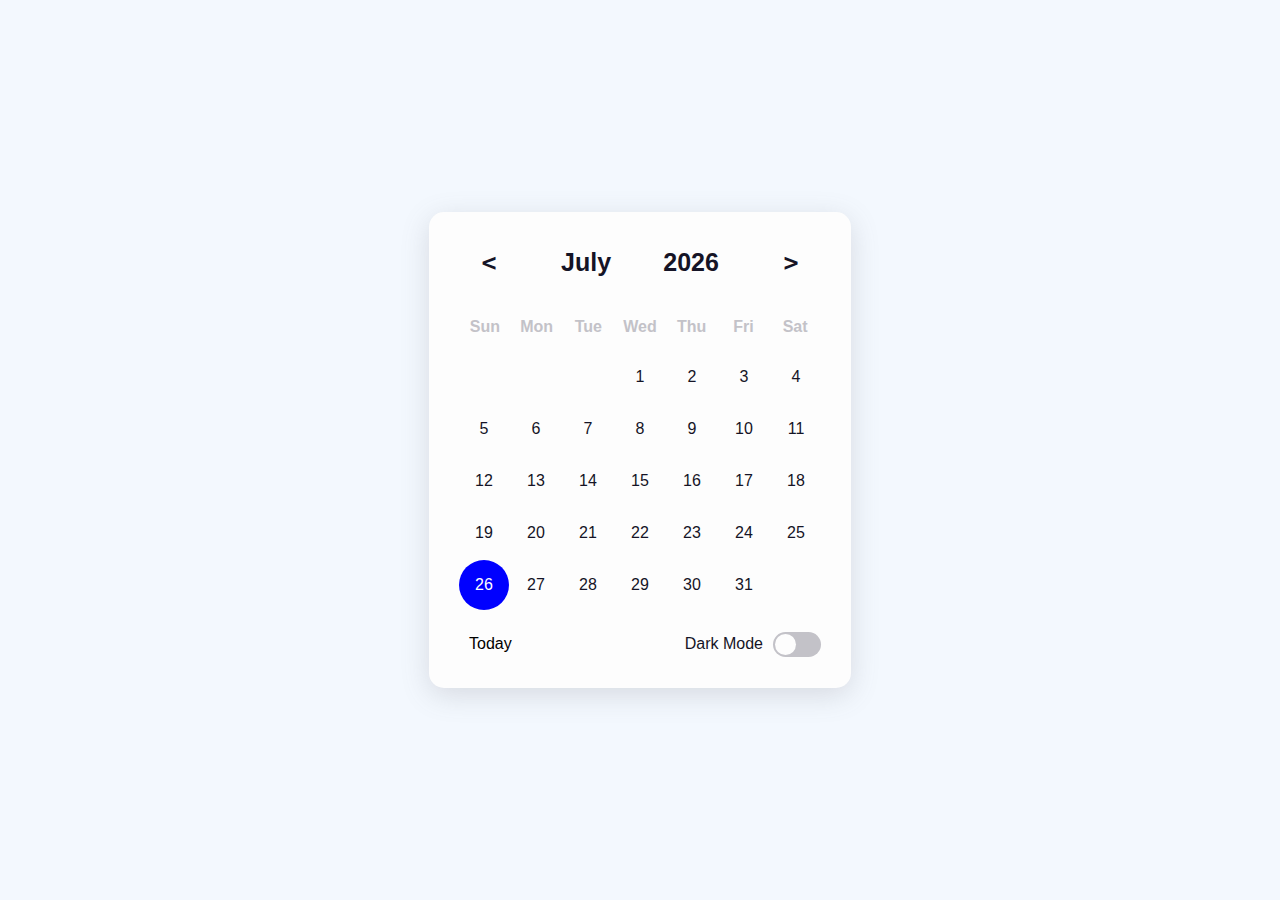
<file: index.html>
<!DOCTYPE html>
<html lang="en">
<head>
    <meta charset="UTF-8">
    <meta name="viewport" content="width=device-width, initial-scale=1.0">
    <title>Calendar</title>
    <link rel="stylesheet" href="app.css">
</head>
<body class="light">
    <div class="calendar">
        <div class="calendar-header">
            <span class="year-change" id="prev-year">
                <pre><</pre>
            </span>
            <span class="month-picker" id="month-picker">Month</span>
            <div class="year-picker">
                <span class="year" id="year">2000</span>
            </div>
            <span class="year-change" id="next-year">
                <pre>></pre>
            </span>
        </div>
        
        <div class="calendar-body">
            <div class="calendar-week-day">
                <div>Sun</div>
                <div>Mon</div>
                <div>Tue</div>
                <div>Wed</div>
                <div>Thu</div>
                <div>Fri</div>
                <div>Sat</div>
            </div>
            <div class="calendar-days">
                <!-- <div>1</div>
                <div>2</div>
                <div>3</div>
                <div>4</div>
                <div>5</div>
                <div>6</div>
                <div>7</div>
                <div>1</div>
                <div>2</div>
                <div>3</div>
                <div>4</div>
                <div>5</div>
                <div>6</div>
                <div>7</div> -->
            </div>
        </div>
        
        <div class="calendar-footer">
            <div class="year date-today" id="today-date">Today</div>
            <div class="toggle">
                <span>Dark Mode</span>
                <div class="dark-mode-switch">
                    <div class="dark-mode-switch-ident"></div>
                </div>
                
            </div>
        </div>
        
        <div class="month-list"></div>
        <div class="year-list-container">
            <div class="year-list-header">
                <span class="year-change" id="prev-years">
                    <pre><</pre>
                </span>
                <span class="year" id="current-year">Current Year</span>
                <span class="year-change" id="next-years">
                    <pre>></pre>
                </span>
            </div>
            <div class="year-list"></div>
        </div>
        
    </div>

    <script src="app.js"></script>
</body>
</html>
</file>
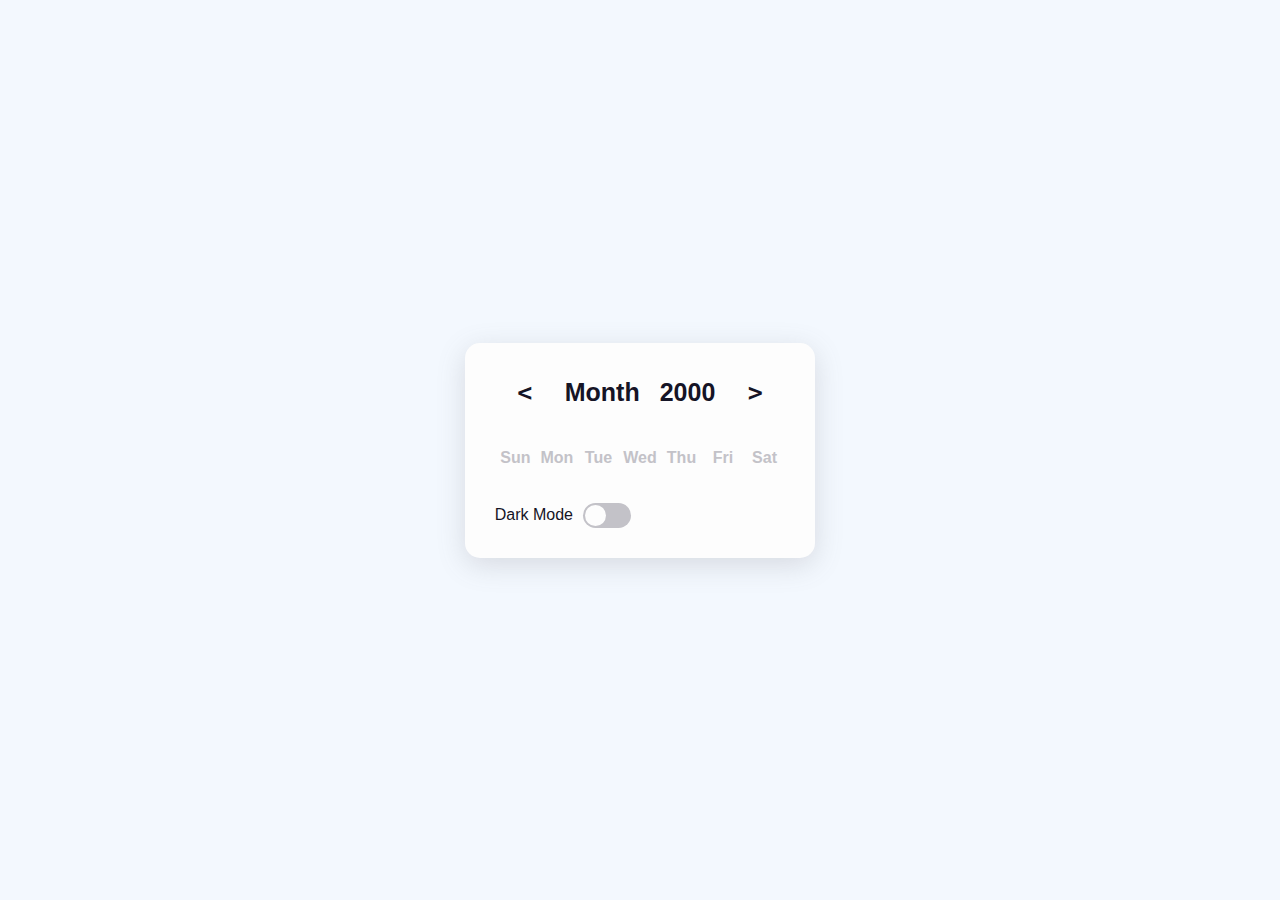
<file: test.html>
<!DOCTYPE html>
<html lang="en">
<head>
    <meta charset="UTF-8">
    <meta name="viewport" content="width=device-width, initial-scale=1.0">
    <title>Calendar</title>
    <link rel="stylesheet" href="app.css">
</head>
<body class="light">
    <div class="calendar">
        <div class="calendar-header">
            <span class="year-change" id="prev-year">
                <pre><</pre>
            </span>
            <span class="month-picker" id="month-picker">Month</span>
            <div class="year-picker">
                <!-- <span class="year-change" id="prev-year">
                    <pre><</pre>
                </span> -->
                <span class="year" id="year">2000</span>
                <!-- <span class="year-change" id="next-year">
                    <pre>></pre>
                </span> -->
            </div>
            <span class="year-change" id="next-year">
                <pre>></pre>
            </span>
        </div>
        
        <div class="calendar-body">
            <div class="calendar-week-day">
                <div>Sun</div>
                <div>Mon</div>
                <div>Tue</div>
                <div>Wed</div>
                <div>Thu</div>
                <div>Fri</div>
                <div>Sat</div>
            </div>
            <div class="calendar-days">
                <!-- <div>1</div>
                <div>2</div>
                <div>3</div>
                <div>4</div>
                <div>5</div>
                <div>6</div>
                <div>7</div>
                <div>1</div>
                <div>2</div>
                <div>3</div>
                <div>4</div>
                <div>5</div>
                <div>6</div>
                <div>7</div> -->
            </div>
        </div>
        
        <div class="calendar-footer">
            <div class="toggle">
                <span>Dark Mode</span>
                <div class="dark-mode-switch">
                    <div class="dark-mode-switch-ident"></div>
                </div>
                
            </div>
        </div>
        
        <div class="month-list"></div>
        <div class="year-list-container">
            <div class="year-list-header">
                <span class="year-change" id="pre-years">
                    <pre><</pre>
                </span>
                <span class="year-change" id="next-years">
                    <pre>></pre>
                </span>
            </div>
            <div class="year-list-items">
                <div><div>2023</div></div>
            </div>

        </div>
    </div>

    <script src="app.js"></script>
</body>
</html>
</file>
<file: app.css>
:root {
    --dark-body: #4d4c5a;
    --dark-main: #141529;
    --dark-second: #79788c;
    --dark-third: #a1a0b4;
    --dark-hover: #323048;
    --dark-text: #f8fbff;

    --light-body: #f3f8fe;
    --light-main: #fdfdfd;
    --light-second: #c3c2c8;
    --light-third: #dedede;
    --light-hover: #edf0f5;
    --light-text: #151426;

    --blue: #0000ff;
    --white: #fff;

    --shadow: rgba(100, 100, 111, 0.2) 0px 7px 29px 0px;

    --font-family: arial, cursive;
}

.dark {
    --bg-body: var(--dark-body);
    --bg-main: var(--dark-main);
    --bg-second: var(--dark-second);
    --bg-third: var(--dark-third);
    --color-hover: var(--dark-hover);
    --color-txt: var(--dark-text);
}

.light {
    --bg-body: var(--light-body);
    --bg-main: var(--light-main);
    --bg-second: var(--light-second);
    --bg-third: var(--light-third);
    --color-hover: var(--light-hover);
    --color-txt: var(--light-text);
}

* {
    padding: 0;
    margin: 0;
    box-sizing: border-box;
}

html, body{
    height: 100vh;
    display: grid;
    place-items: center;
    font-family: var(--font-family);
    background-color: var(--bg-body);
}

.calendar{
    height: max-content;
    width: max-content;
    background-color: var(--bg-main);
    border-radius: 15px;
    padding: 20px;
    position: relative;
    overflow: hidden;
}

.light .calendar {
    box-shadow: var(--shadow);
}

.calendar-header, .year-list-header {
    display: flex;
    justify-content: space-between;
    align-items: center;
    font-size: 25px;
    font-weight: 600;
    color: var(--color-txt);
    padding: 10px;
}

.calendar-body{
    padding: 10px;
}

.calendar-week-day{
    display: grid;
    grid-template-columns: repeat(7, 1fr);
    font-weight:600;
    height: 50px;
}

.calendar-week-day div{
    display: grid;
    place-items: center;
    color: var(--bg-second);
}

.calendar-days{
    display: grid;
    grid-template-columns: repeat(7, 1fr);
    gap: 2px;
    color: var(--color-txt);
}

.calendar-days div {
    width: 50px;
    height: 50px;
    display: flex;
    align-items: center;
    justify-content: center;
    padding: 5px;
    position: relative;
    cursor: pointer;
}

.month-picker, .year {
    padding: 5px 10px;
    border-radius: 10px;
    cursor: pointer;
}

.month-picker:hover, .year:hover {
    background-color: var(--color-hover);
}


.year-picker {
    display: flex;
    align-items: center;
}

.year-change{
    height: 40px;
    width: 40px;
    border-radius: 50%;
    display: grid;
    place-items: center;
    margin: 0 10px;
    cursor: pointer;
}

.year-change:hover {
    background-color: var(--color-hover);
}

.calendar-footer {
    padding: 10px;
    display: flex;
    justify-content: space-between;
    align-items: center;
}

.date-today{
    padding-left:10px;
}

.toggle {
    display: flex;
    place-items: center;
}

.toggle span {
    margin-right: 10px;
    color: var(--color-txt);
}

.dark-mode-switch {
    position: relative;
    width: 48px;
    height: 25px;
    border-radius: 15px;
    background-color: var(--bg-second);
    cursor: pointer;
}

.dark-mode-switch-ident {
    width: 21px;
    height: 21px;
    border-radius: 50%;
    background-color: var(--bg-main);
    position: absolute;
    top: 2px;
    left: 2px;
    transition: left 0.1s ease-in-out;
}

.dark .dark-mode-switch .dark-mode-switch-ident {
    top: 2px;
    left: calc(2px + 50%);
}

.calendar-days div span {
    position: absolute;
}

.calendar-days div:hover {
    border-radius: 50%;
    background-color: var(--bg-second);
}


.calendar-days div.curr-date,
.calendar-days div.curr-date:hover {
    background-color: var(--blue);
    color: var(--white);
    border-radius: 50%;
}

.calendar-days div.curr-date span {
    display: none;

}

.year-list-container.show {
    transform: scale(1);
    visibility: visible;
    pointer-events: visible;
}

.year-list-container {
    font-weight: 700;
    position: absolute;
    width: 100%;
    height: 100%;
    top: 0;
    left: 0;
    background-color: var(--bg-main);
    transform: scale(1);
    visibility: hidden;
    pointer-events: none;
    transition: all 0.2s ease-in-out;
}


/* .year-list-header {
    display: flex;
    justify-content: space-between;
    align-items: center;
    font-size: 25px;
    font-weight: 600;
    padding-top: 10px;
} */

.year-list{
    height: 87%;
    display: grid;
    grid-template-columns: repeat(3, auto);
    gap: 5px;
}

.month-list{
    position: absolute;
    width: 100%;
    height: 100%;
    top: 0;
    left: 0;
    display: grid;
    grid-template-columns: repeat(3, auto);
    gap: 5px;
}

.month-list, .year-list {
    font-weight: 700;
    background-color: var(--bg-main);
    padding: 20px;
    transform: scale(1);
    visibility: hidden;
    pointer-events: none;
    transition: all 0.2s ease-in-out;
}

.month-list.show, .year-list.show {
    transform: scale(1);
    visibility: visible;
    pointer-events: visible;
}

.month-list > div, .year-list > div {
    display: grid;
    place-items: center;
    border-radius: 10px;
}

.month-list > div > div, .year-list > div > div {
    display: flex;
    justify-content: center;
    align-items: center;
    width: 100%;
    height: 100%;
    padding: 5px 20px;
    border-radius: 10px;
    cursor: pointer;
    background-color: var(--bg-third);
}

.month-list > div > div:hover, .year-list > div > div:hover {
    background-color: var(--color-hover);
}
</file>
